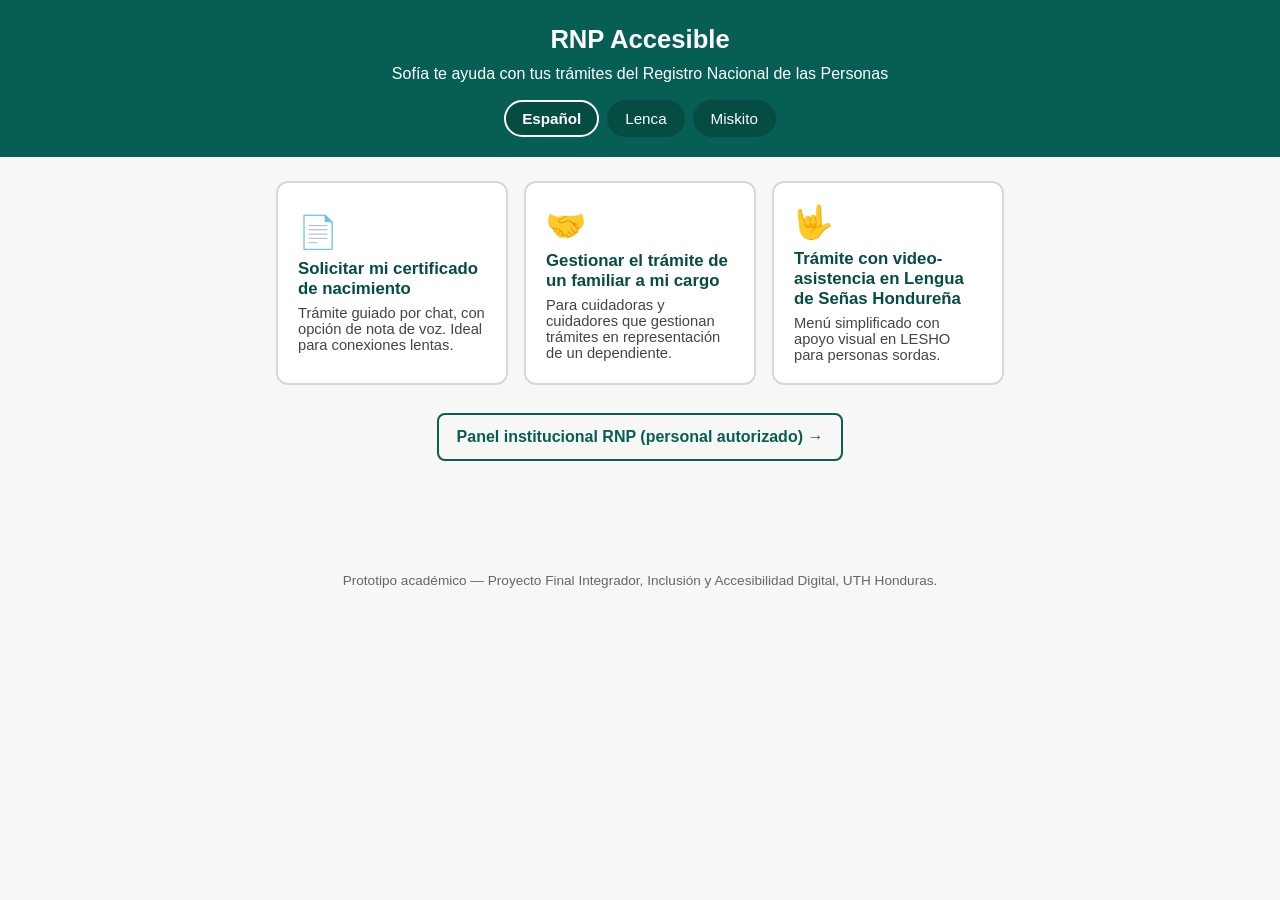
<file: prototipo/index.html>
<!DOCTYPE html>
<html lang="es">
<head>
<meta charset="UTF-8">
<meta name="viewport" content="width=device-width, initial-scale=1">
<title>RNP Accesible — Sofía te ayuda con tus trámites</title>
<link rel="stylesheet" href="styles.css">
</head>
<body>
<a href="#main" class="skip-link">Saltar al contenido principal</a>

<header class="app-header">
  <h1>RNP Accesible</h1>
  <p class="app-tagline">Sofía te ayuda con tus trámites del Registro Nacional de las Personas</p>
  <div class="lang-switch" role="group" aria-label="Selector de idioma">
    <button type="button" class="lang-btn is-active" data-lang="es" aria-pressed="true">Español</button>
    <button type="button" class="lang-btn" data-lang="len" aria-pressed="false">Lenca</button>
    <button type="button" class="lang-btn" data-lang="mis" aria-pressed="false">Miskito</button>
  </div>
  <p id="lang-status" class="visually-hidden" role="status" aria-live="polite"></p>
</header>

<main id="main">

  <section id="view-home" class="view">
    <h2 class="visually-hidden">Elige un trámite</h2>
    <div class="card-grid">
      <button type="button" class="flow-card" data-flow="flow1">
        <span class="flow-icon" aria-hidden="true">📄</span>
        <h2 class="flow-card-title">Solicitar mi certificado de nacimiento</h2>
        <p>Trámite guiado por chat, con opción de nota de voz. Ideal para conexiones lentas.</p>
      </button>
      <button type="button" class="flow-card" data-flow="flow2">
        <span class="flow-icon" aria-hidden="true">🤝</span>
        <h2 class="flow-card-title">Gestionar el trámite de un familiar a mi cargo</h2>
        <p>Para cuidadoras y cuidadores que gestionan trámites en representación de un dependiente.</p>
      </button>
      <button type="button" class="flow-card" data-flow="flow3">
        <span class="flow-icon" aria-hidden="true">🤟</span>
        <h2 class="flow-card-title">Trámite con video-asistencia en Lengua de Señas Hondureña</h2>
        <p>Menú simplificado con apoyo visual en LESHO para personas sordas.</p>
      </button>
    </div>
    <p class="panel-link-wrap">
      <a href="panel.html" class="panel-link">Panel institucional RNP (personal autorizado) →</a>
    </p>
  </section>

  <section id="view-flow1" class="view chat-view" hidden>
    <h2>Certificado de nacimiento — chat con Sofía</h2>
    <div class="chat-window" id="chat1-window" role="log" aria-live="polite" aria-label="Conversación con Sofía"></div>
    <div class="chat-options" id="chat1-options"></div>
    <button type="button" class="btn-secondary back-home" data-target="view-home">← Volver al inicio</button>
  </section>

  <section id="view-flow2" class="view" hidden>
    <h2>Gestión delegada — trámite de un familiar</h2>
    <div id="flow2-banner" class="proxy-banner" hidden></div>
    <div id="flow2-content"></div>
    <button type="button" class="btn-secondary back-home" data-target="view-home">← Volver al inicio</button>
  </section>

  <section id="view-flow3" class="view" hidden>
    <h2>Trámite con video-asistencia en LESHO</h2>
    <div id="flow3-content"></div>
    <button type="button" class="btn-secondary back-home" data-target="view-home">← Volver al inicio</button>
  </section>

</main>

<footer class="app-footer">
  <p>Prototipo académico — Proyecto Final Integrador, Inclusión y Accesibilidad Digital, UTH Honduras.</p>
</footer>

<script src="app.js"></script>
</body>
</html>
</file>
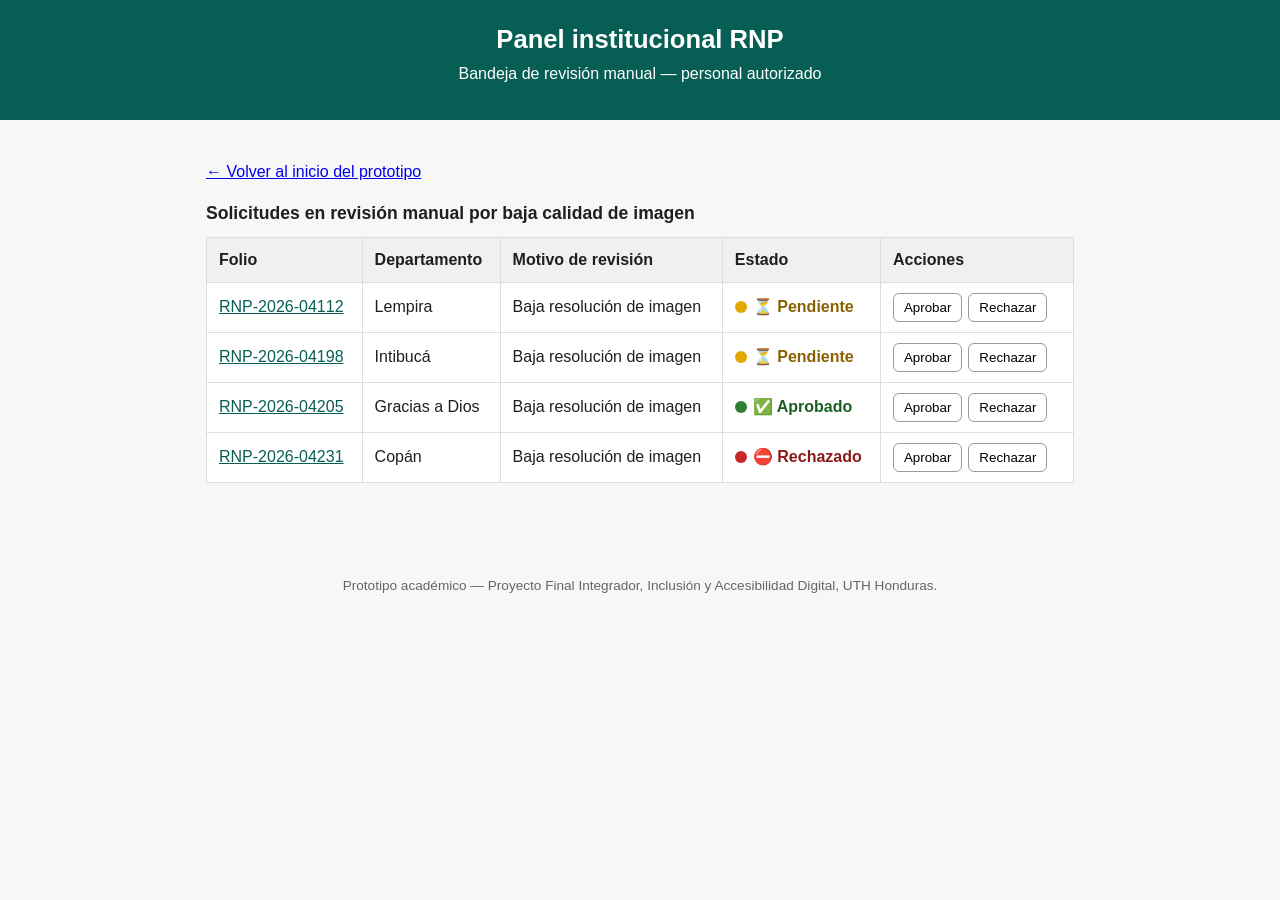
<file: prototipo/panel.html>
<!DOCTYPE html>
<html lang="es">
<head>
<meta charset="UTF-8">
<meta name="viewport" content="width=device-width, initial-scale=1">
<title>Panel institucional RNP — RNP Accesible</title>
<link rel="stylesheet" href="styles.css">
</head>
<body>
<a href="#main" class="skip-link">Saltar al contenido principal</a>

<header class="app-header">
  <h1>Panel institucional RNP</h1>
  <p class="app-tagline">Bandeja de revisión manual — personal autorizado</p>
</header>

<main id="main" class="panel-main">
  <p><a href="index.html">← Volver al inicio del prototipo</a></p>

  <p id="panel-status" class="visually-hidden" role="status" aria-live="polite"></p>

  <table class="review-table" id="review-table">
    <caption>Solicitudes en revisión manual por baja calidad de imagen</caption>
    <thead>
      <tr>
        <th scope="col">Folio</th>
        <th scope="col">Departamento</th>
        <th scope="col">Motivo de revisión</th>
        <th scope="col">Estado</th>
        <th scope="col">Acciones</th>
      </tr>
    </thead>
    <tbody id="review-tbody">
      <!-- filas generadas por app-panel.js -->
    </tbody>
  </table>

  <div id="detail-panel" class="detail-panel" hidden>
    <h2 id="detail-heading">Detalle de la solicitud</h2>
    <div id="detail-body"></div>
    <button type="button" id="detail-close" class="btn-secondary">Cerrar detalle</button>
  </div>
</main>

<footer class="app-footer">
  <p>Prototipo académico — Proyecto Final Integrador, Inclusión y Accesibilidad Digital, UTH Honduras.</p>
</footer>

<script src="app-panel.js"></script>
</body>
</html>
</file>
<file: prototipo/styles.css>
:root {
  --wa-header: #075E54;
  --wa-header-dark: #054c43;
  --wa-bubble-bot: #FFFFFF;
  --wa-bubble-user: #DCF8C6;
  --text-main: #1F1F1F;
  --bg: #ECE5DD;
  --focus-ring: #1a73e8;
}

* { box-sizing: border-box; }

body {
  margin: 0;
  font-family: -apple-system, "Segoe UI", Roboto, Helvetica, Arial, sans-serif;
  color: var(--text-main);
  background: #F7F7F5;
  line-height: 1.5;
}

.skip-link {
  position: absolute;
  left: -999px;
  top: 0;
  background: #000;
  color: #fff;
  padding: 12px 16px;
  z-index: 100;
}
.skip-link:focus {
  left: 8px;
  top: 8px;
}

a:focus, button:focus, input:focus, select:focus, [tabindex]:focus {
  outline: 3px solid var(--focus-ring);
  outline-offset: 2px;
}

.visually-hidden {
  position: absolute;
  width: 1px; height: 1px;
  overflow: hidden;
  clip: rect(0 0 0 0);
  white-space: nowrap;
}

.app-header {
  background: var(--wa-header);
  color: #FFFFFF;
  padding: 20px 16px;
  text-align: center;
}
.app-header h1 { margin: 0 0 4px; font-size: 1.6rem; }
.app-tagline { margin: 0 0 14px; font-size: 1rem; }

.lang-switch { display: inline-flex; gap: 8px; flex-wrap: wrap; justify-content: center; }
.lang-btn {
  background: var(--wa-header-dark);
  color: #fff;
  border: 2px solid transparent;
  border-radius: 20px;
  padding: 8px 16px;
  font-size: 0.95rem;
  cursor: pointer;
}
.lang-btn.is-active { border-color: #fff; font-weight: 700; }

main { max-width: 760px; margin: 0 auto; padding: 24px 16px 60px; }

.card-grid { display: grid; gap: 16px; grid-template-columns: 1fr; }
@media (min-width: 640px) { .card-grid { grid-template-columns: repeat(3, 1fr); } }

.flow-card {
  display: block;
  text-align: left;
  background: #fff;
  border: 2px solid #d8d8d8;
  border-radius: 12px;
  padding: 20px;
  cursor: pointer;
  min-height: 44px;
}
.flow-card:hover { border-color: var(--wa-header); }
.flow-icon { font-size: 2rem; display: block; margin-bottom: 8px; }
.flow-card-title { font-size: 1.05rem; margin: 0 0 6px; color: var(--text-main); }
.flow-card p { margin: 0; font-size: 0.92rem; color: #444; }

.panel-link-wrap { margin-top: 28px; text-align: center; }
.panel-link {
  display: inline-block;
  padding: 10px 18px;
  border: 2px solid var(--wa-header);
  border-radius: 8px;
  color: var(--wa-header);
  text-decoration: none;
  font-weight: 600;
}

.view h2 { color: var(--wa-header-dark); }

.chat-view { background: var(--bg); border-radius: 12px; padding: 16px; }
.chat-window {
  display: flex;
  flex-direction: column;
  gap: 10px;
  min-height: 160px;
  margin-bottom: 16px;
}
.chat-bubble {
  max-width: 85%;
  padding: 10px 14px;
  border-radius: 10px;
  background: var(--wa-bubble-bot);
  box-shadow: 0 1px 1px rgba(0,0,0,0.15);
}
.chat-bubble.from-user {
  align-self: flex-end;
  background: var(--wa-bubble-user);
}
.chat-bubble p { margin: 0; }

/* Texto secundario de metadatos del chat (hora de envío) */
.chat-meta {
  display: block;
  margin-top: 4px;
  font-size: 0.78rem;
  color: #5B5B5B;
}

.chat-options { display: flex; flex-direction: column; gap: 10px; }
.chat-options button, .btn-primary {
  background: var(--wa-header);
  color: #fff;
  border: none;
  border-radius: 8px;
  padding: 12px 16px;
  font-size: 1rem;
  text-align: left;
  cursor: pointer;
  min-height: 44px;
}
.chat-options button:hover, .btn-primary:hover { background: var(--wa-header-dark); }

.icon-btn {
  font-size: 1.4rem;
  padding: 10px 14px;
  min-width: 52px;
  text-align: center;
}

.btn-secondary {
  margin-top: 20px;
  background: transparent;
  border: 2px solid #888;
  color: #333;
  border-radius: 8px;
  padding: 10px 16px;
  cursor: pointer;
}

.proxy-banner {
  background: #FFF3CD;
  border: 1px solid #E0C36A;
  border-radius: 8px;
  padding: 10px 14px;
  margin-bottom: 16px;
  font-weight: 600;
}

.form-row { margin-bottom: 14px; display: flex; flex-direction: column; gap: 6px; }
.form-row label { font-weight: 600; }
.form-row input, .form-row select {
  padding: 10px;
  border: 2px solid #bbb;
  border-radius: 6px;
  font-size: 1rem;
}

.dependent-list { list-style: none; padding: 0; margin: 16px 0; display: flex; flex-direction: column; gap: 10px; }
.dependent-list li {
  display: flex;
  justify-content: space-between;
  align-items: center;
  background: #fff;
  border: 1px solid #ddd;
  border-radius: 8px;
  padding: 10px 14px;
}

.lesho-video-placeholder {
  background: #222;
  color: #fff;
  border-radius: 10px;
  padding: 40px 16px;
  text-align: center;
  margin: 16px 0;
  font-size: 1.05rem;
}
.lesho-captions {
  margin-top: 10px;
  font-size: 0.95rem;
  color: #eee;
  font-style: italic;
}

.icon-menu { display: grid; gap: 12px; grid-template-columns: 1fr; margin-bottom: 16px; }
@media (min-width: 480px) { .icon-menu { grid-template-columns: 1fr 1fr; } }
.icon-menu button {
  display: flex;
  flex-direction: column;
  align-items: center;
  gap: 8px;
  padding: 20px;
}
.icon-menu .icon-big { font-size: 2rem; }

.app-footer {
  text-align: center;
  padding: 20px;
  color: #666;
  font-size: 0.85rem;
}

/* Panel institucional */
.panel-main { max-width: 900px; margin: 0 auto; padding: 24px 16px 60px; }
table.review-table {
  width: 100%;
  border-collapse: collapse;
  background: #fff;
}
table.review-table caption { text-align: left; font-weight: 700; margin-bottom: 10px; font-size: 1.1rem; }
table.review-table th, table.review-table td {
  border: 1px solid #ddd;
  padding: 10px 12px;
  text-align: left;
}
table.review-table th { background: #f0f0f0; }

.status-badge {
  display: inline-flex;
  align-items: center;
  gap: 6px;
  font-weight: 600;
}
.status-dot {
  display: inline-block;
  width: 12px;
  height: 12px;
  border-radius: 50%;
}
.status-dot.status-pendiente { background: #E0A800; }
.status-dot.status-aprobado { background: #2E7D32; }
.status-dot.status-rechazado { background: #C62828; }
.status-badge.status-aprobado { color: #1B5E20; }
.status-badge.status-rechazado { color: #8B1A1A; }
.status-badge.status-pendiente { color: #8A6100; }

.row-actions button {
  margin-right: 6px;
  padding: 6px 10px;
  border-radius: 6px;
  border: 1px solid #999;
  background: #fff;
  cursor: pointer;
}

.detail-panel {
  margin-top: 20px;
  background: #fff;
  border: 2px solid var(--wa-header);
  border-radius: 10px;
  padding: 16px;
}
</file>
